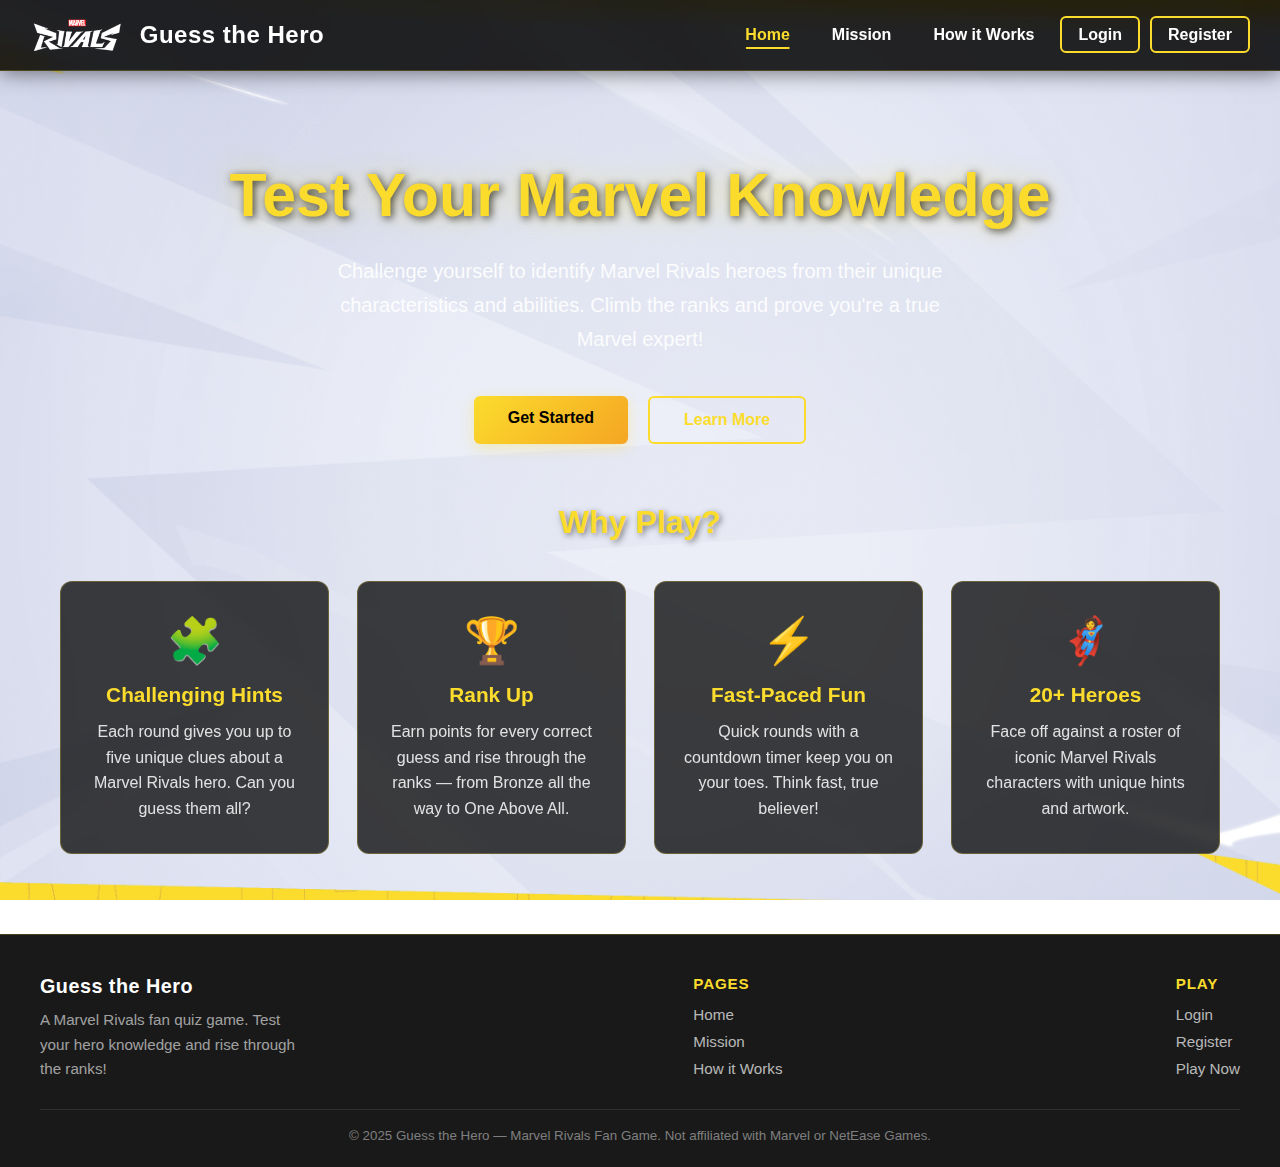
<file: index.html>
<!DOCTYPE html>
<html lang="en">

<head>
    <meta charset="UTF-8">
    <meta name="viewport" content="width=device-width, initial-scale=1.0">
    <title>Guess the Hero - Marvel Rivals</title>
    <meta name="description" content="Test your Marvel Rivals knowledge — guess heroes from hints and climb the ranks!">
    <link rel="icon" href="data:image/svg+xml,<svg xmlns='http://www.w3.org/2000/svg' viewBox='0 0 100 100'><text y='.9em' font-size='90'>🦸</text></svg>">
    <link rel="stylesheet" href="styles/main.css">
    <link rel="stylesheet" href="styles/auth.css">
</head>

<body>
    <nav>
        <a class="logo" href="index.html">
            <img src="assets/marvel-rivals-logo.png" alt="Game Logo">
            <span class="logo-text">Guess the Hero</span>
        </a>

        <button class="hamburger" id="hamburger" aria-label="Toggle navigation" aria-expanded="false">
            <span></span>
            <span></span>
            <span></span>
        </button>

        <div class="nav-links" id="navLinks">
            <ul>
                <li><a href="index.html">Home</a></li>
                <li><a href="mission.html">Mission</a></li>
                <li><a href="how-it-works.html">How it Works</a></li>
                <li><a href="login.html" class="login-btn">Login</a></li>
                <li><a href="register.html" class="register-btn">Register</a></li>
            </ul>
        </div>
    </nav>

    <main class="home-content">
        <div class="hero-section">
            <h1>Test Your Marvel Knowledge</h1>
            <p>Challenge yourself to identify Marvel Rivals heroes from their unique
                characteristics and abilities. Climb the ranks and prove you're a true Marvel expert!</p>
            <div class="cta-buttons">
                <a href="login.html" class="primary-btn">Get Started</a>
                <a href="how-it-works.html" class="secondary-btn">Learn More</a>
            </div>
        </div>

        <div class="features-section">
            <h2>Why Play?</h2>
            <div class="features-grid">
                <div class="feature-card">
                    <span class="feature-icon">🧩</span>
                    <h3>Challenging Hints</h3>
                    <p>Each round gives you up to five unique clues about a Marvel Rivals hero. Can you guess them all?</p>
                </div>
                <div class="feature-card">
                    <span class="feature-icon">🏆</span>
                    <h3>Rank Up</h3>
                    <p>Earn points for every correct guess and rise through the ranks — from Bronze all the way to One Above All.</p>
                </div>
                <div class="feature-card">
                    <span class="feature-icon">⚡</span>
                    <h3>Fast-Paced Fun</h3>
                    <p>Quick rounds with a countdown timer keep you on your toes. Think fast, true believer!</p>
                </div>
                <div class="feature-card">
                    <span class="feature-icon">🦸</span>
                    <h3>20+ Heroes</h3>
                    <p>Face off against a roster of iconic Marvel Rivals characters with unique hints and artwork.</p>
                </div>
            </div>
        </div>
    </main>

    <footer>
        <div class="footer-inner">
            <div class="footer-brand">
                <span class="logo-text">Guess the Hero</span>
                <p>A Marvel Rivals fan quiz game. Test your hero knowledge and rise through the ranks!</p>
            </div>
            <div class="footer-links">
                <h4>Pages</h4>
                <ul>
                    <li><a href="index.html">Home</a></li>
                    <li><a href="mission.html">Mission</a></li>
                    <li><a href="how-it-works.html">How it Works</a></li>
                </ul>
            </div>
            <div class="footer-play">
                <h4>Play</h4>
                <ul>
                    <li><a href="login.html">Login</a></li>
                    <li><a href="register.html">Register</a></li>
                    <li><a href="game.html">Play Now</a></li>
                </ul>
            </div>
        </div>
        <div class="footer-bottom">
            <p>&copy; 2025 Guess the Hero &mdash; Marvel Rivals Fan Game. Not affiliated with Marvel or NetEase Games.</p>
        </div>
    </footer>

    <script src="js/auth.js"></script>
</body>

</html>
</file>
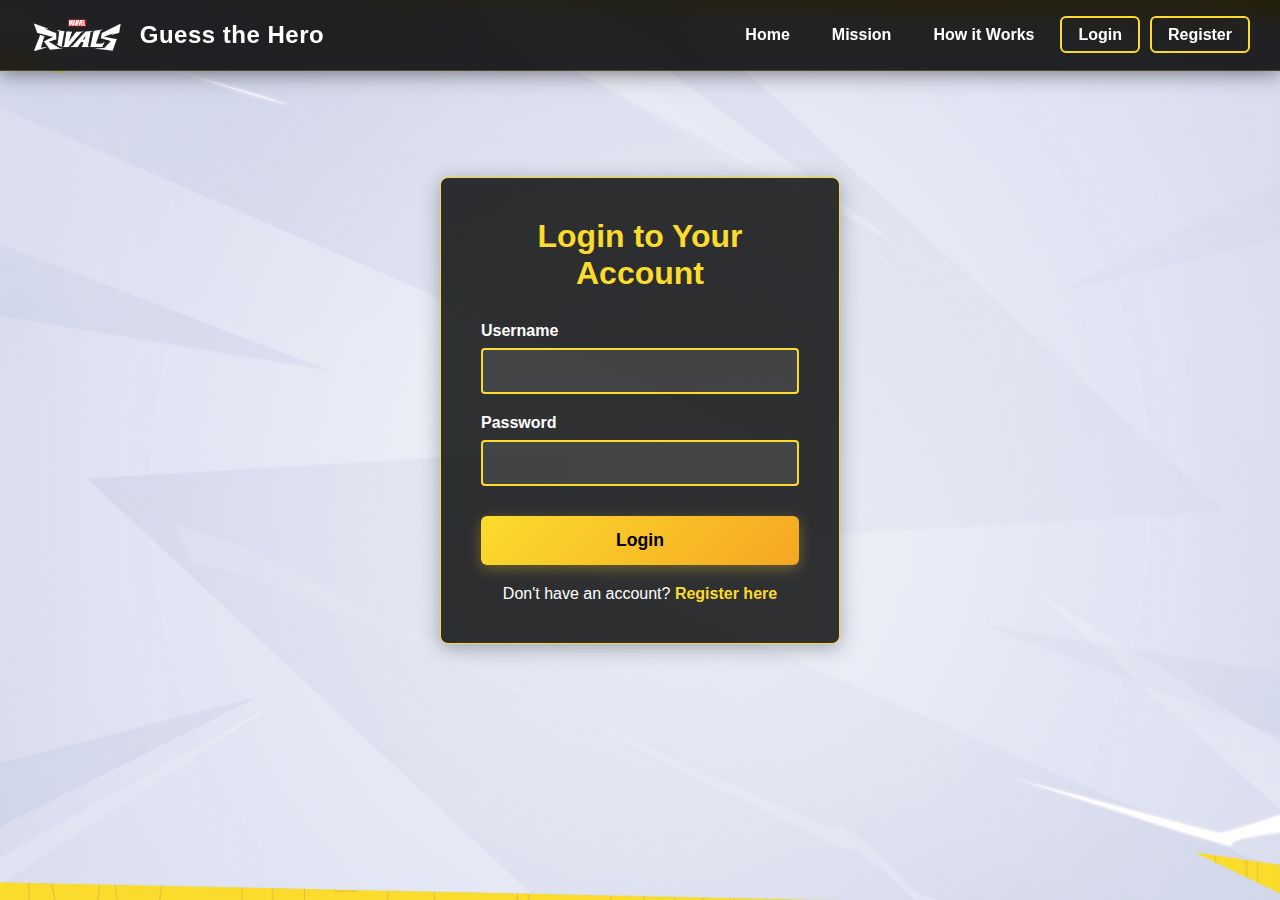
<file: game.html>
<!DOCTYPE html>
<html lang="en">

<head>
    <meta charset="UTF-8">
    <meta name="viewport" content="width=device-width, initial-scale=1.0">
    <title>Guess the Hero - Play</title>
    <link rel="icon" href="data:image/svg+xml,<svg xmlns='http://www.w3.org/2000/svg' viewBox='0 0 100 100'><text y='.9em' font-size='90'>🦸</text></svg>">
    <link rel="stylesheet" href="styles/main.css">
    <link rel="stylesheet" href="styles/game.css">

</head>

<body>
    <!-- Standard navigation bar (managed by main.css and auth.js) -->
    <nav>
        <a class="logo" href="index.html">
            <img src="assets/marvel-rivals-logo.png" alt="Game Logo">
            <span class="logo-text">Guess the Hero</span>
        </a>

        <button class="hamburger" id="hamburger" aria-label="Toggle navigation" aria-expanded="false">
            <span></span>
            <span></span>
            <span></span>
        </button>

        <div class="nav-links" id="navLinks">
            <ul>
                <li><a href="index.html">Home</a></li>
                <li><a href="mission.html">Mission</a></li>
                <li><a href="how-it-works.html">How it Works</a></li>
                <!-- Auth links will be added by auth.js -->
            </ul>
        </div>
    </nav>

    <div class="game-container">
        <div class="game-content" style="margin-top: 40px;">
            <h1>Guess the Hero</h1>

            <div class="game-header">
                <div class="score-display">Score: 0</div>
                <div class="countdown-display">Next round in: 8s</div>
                <div class="level-display">Level: 1</div>
            </div>

            <div class="hints-container">
                <!-- Hints will be dynamically added here by game.js -->
            </div>

            <div class="hero-buttons">
                <!-- Hero buttons will be dynamically added here by game.js -->
            </div>

            <div class="game-controls">
                <button id="nextHint" class="control-btn">Show Hint</button>
                <button id="skipHero" class="control-btn">Skip Hero</button>
            </div>
        </div>

        <div class="hero-image-container">
            <div id="heroImage" class="hero-image">
                <!-- Hero image will be displayed here -->
            </div>
        </div>
    </div>

    <!-- Message Popup -->
    <div id="messagePopup" class="message-popup">
        <div class="message-content">
            <h3 id="messageTitle"></h3>
            <p id="messageText"></p>
            <button id="messageClose" class="control-button">Continue</button>
        </div>
    </div>

    <script src="js/auth.js"></script>
    <script src="js/game.js"></script>
</body>

</html>
</file>
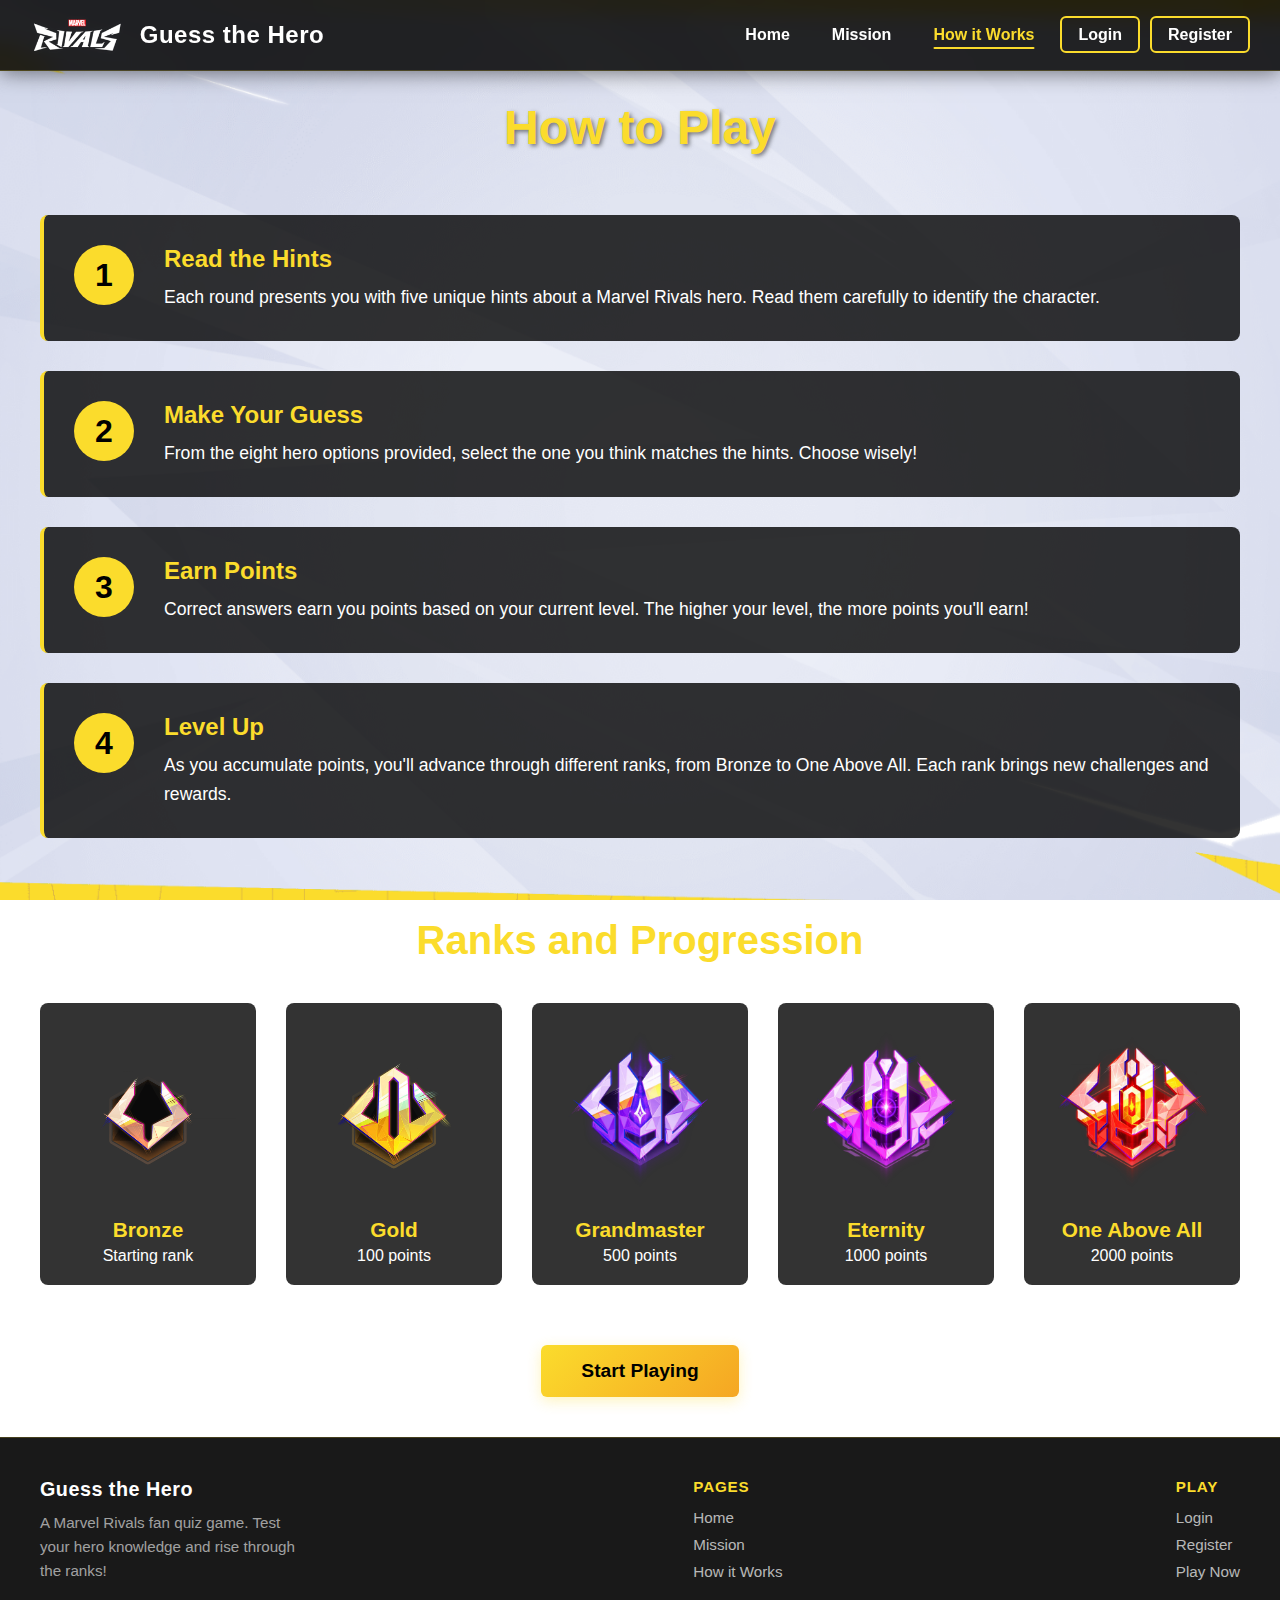
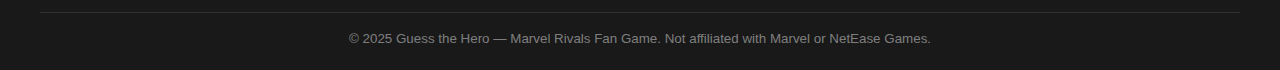
<file: how-it-works.html>
<!DOCTYPE html>
<html lang="en">

<head>
    <meta charset="UTF-8">
    <meta name="viewport" content="width=device-width, initial-scale=1.0">
    <title>How it Works - Guess the Hero</title>
    <link rel="icon" href="data:image/svg+xml,<svg xmlns='http://www.w3.org/2000/svg' viewBox='0 0 100 100'><text y='.9em' font-size='90'>🦸</text></svg>">
    <link rel="stylesheet" href="styles/main.css">
    <link rel="stylesheet" href="styles/how-it-works.css">
</head>

<body>
    <nav>
        <a class="logo" href="index.html">
            <img src="assets/marvel-rivals-logo.png" alt="Game Logo">
            <span class="logo-text">Guess the Hero</span>
        </a>

        <button class="hamburger" id="hamburger" aria-label="Toggle navigation" aria-expanded="false">
            <span></span>
            <span></span>
            <span></span>
        </button>

        <div class="nav-links" id="navLinks">
            <ul>
                <li><a href="index.html">Home</a></li>
                <li><a href="mission.html">Mission</a></li>
                <li><a href="how-it-works.html">How it Works</a></li>
            </ul>
        </div>
    </nav>

    <main class="how-it-works-container">
        <div class="content-wrapper">
            <h1>How to Play</h1>

            <div class="steps-container">
                <div class="step">
                    <div class="step-number">1</div>
                    <div class="step-content">
                        <h3>Read the Hints</h3>
                        <p>Each round presents you with five unique hints about a Marvel Rivals hero. Read them
                            carefully to identify the character.</p>
                    </div>
                </div>

                <div class="step">
                    <div class="step-number">2</div>
                    <div class="step-content">
                        <h3>Make Your Guess</h3>
                        <p>From the eight hero options provided, select the one you think matches the hints. Choose
                            wisely!</p>
                    </div>
                </div>

                <div class="step">
                    <div class="step-number">3</div>
                    <div class="step-content">
                        <h3>Earn Points</h3>
                        <p>Correct answers earn you points based on your current level. The higher your level, the more
                            points you'll earn!</p>
                    </div>
                </div>

                <div class="step">
                    <div class="step-number">4</div>
                    <div class="step-content">
                        <h3>Level Up</h3>
                        <p>As you accumulate points, you'll advance through different ranks, from Bronze to One Above
                            All. Each rank brings new challenges and rewards.</p>
                    </div>
                </div>
            </div>

            <div class="ranks-section">
                <h2>Ranks and Progression</h2>
                <div class="ranks-grid">
                    <div class="rank-card">
                        <img src="rank-images/1 Bronze Rank.png" alt="Bronze Rank">
                        <h4>Bronze</h4>
                        <p>Starting rank</p>
                    </div>
                    <div class="rank-card">
                        <img src="rank-images/3 Gold Rank.webp" alt="Gold Rank">
                        <h4>Gold</h4>
                        <p>100 points</p>
                    </div>
                    <div class="rank-card">
                        <img src="rank-images/6 Grandmaster Rank.webp" alt="Grandmaster Rank">
                        <h4>Grandmaster</h4>
                        <p>500 points</p>
                    </div>
                    <div class="rank-card">
                        <img src="rank-images/8 Eternity Rank.webp" alt="Eternity Rank">
                        <h4>Eternity</h4>
                        <p>1000 points</p>
                    </div>
                    <div class="rank-card">
                        <img src="rank-images/9 One Above All Rank.webp" alt="One Above All Rank">
                        <h4>One Above All</h4>
                        <p>2000 points</p>
                    </div>
                </div>
            </div>

            <div class="cta-section">
                <a href="game.html" class="primary-btn">Start Playing</a>
            </div>
        </div>
    </main>

    <footer>
        <div class="footer-inner">
            <div class="footer-brand">
                <span class="logo-text">Guess the Hero</span>
                <p>A Marvel Rivals fan quiz game. Test your hero knowledge and rise through the ranks!</p>
            </div>
            <div class="footer-links">
                <h4>Pages</h4>
                <ul>
                    <li><a href="index.html">Home</a></li>
                    <li><a href="mission.html">Mission</a></li>
                    <li><a href="how-it-works.html">How it Works</a></li>
                </ul>
            </div>
            <div class="footer-play">
                <h4>Play</h4>
                <ul>
                    <li><a href="login.html">Login</a></li>
                    <li><a href="register.html">Register</a></li>
                    <li><a href="game.html">Play Now</a></li>
                </ul>
            </div>
        </div>
        <div class="footer-bottom">
            <p>&copy; 2025 Guess the Hero &mdash; Marvel Rivals Fan Game. Not affiliated with Marvel or NetEase Games.</p>
        </div>
    </footer>

    <script src="js/auth.js"></script>
</body>

</html>
</file>
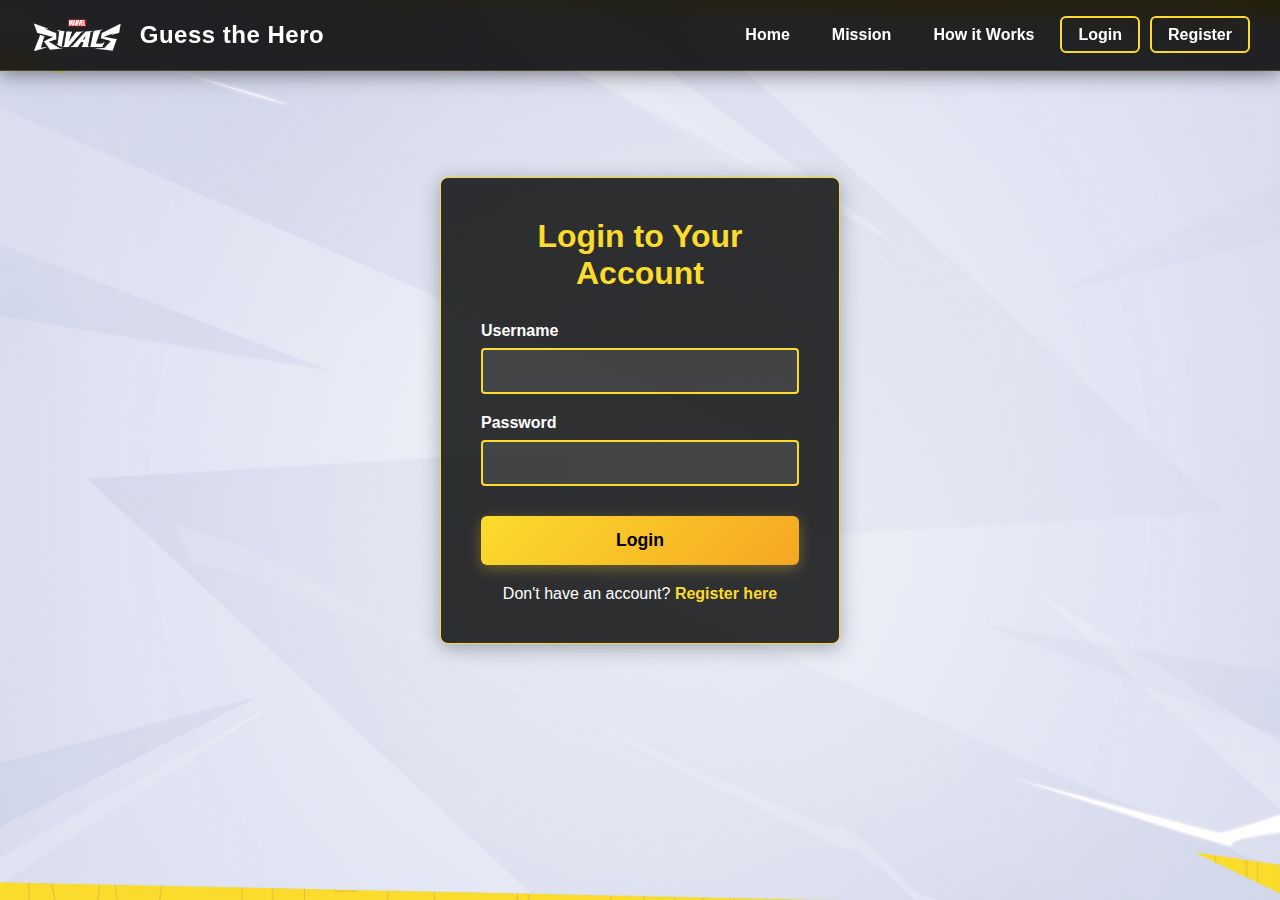
<file: login.html>
<!DOCTYPE html>
<html lang="en">

<head>
    <meta charset="UTF-8">
    <meta name="viewport" content="width=device-width, initial-scale=1.0">
    <title>Login - Guess the Hero</title>
    <link rel="icon" href="data:image/svg+xml,<svg xmlns='http://www.w3.org/2000/svg' viewBox='0 0 100 100'><text y='.9em' font-size='90'>🦸</text></svg>">
    <link rel="stylesheet" href="styles/main.css">
    <link rel="stylesheet" href="styles/auth.css">
</head>

<body>
    <nav>
        <a class="logo" href="index.html">
            <img src="assets/marvel-rivals-logo.png" alt="Game Logo">
            <span class="logo-text">Guess the Hero</span>
        </a>

        <button class="hamburger" id="hamburger" aria-label="Toggle navigation" aria-expanded="false">
            <span></span>
            <span></span>
            <span></span>
        </button>

        <div class="nav-links" id="navLinks">
            <ul>
                <li><a href="index.html">Home</a></li>
                <li><a href="mission.html">Mission</a></li>
                <li><a href="how-it-works.html">How it Works</a></li>
            </ul>
        </div>
    </nav>

    <main class="auth-container">
        <div class="auth-box">
            <h2>Login to Your Account</h2>
            <form id="loginForm" class="auth-form">
                <div class="form-group">
                    <label for="username">Username</label>
                    <input type="text" id="username" name="username" required>
                </div>
                <div class="form-group">
                    <label for="password">Password</label>
                    <input type="password" id="password" name="password" required>
                </div>
                <button type="submit" class="primary-btn">Login</button>
            </form>
            <p class="auth-switch">
                Don't have an account? <a href="register.html">Register here</a>
            </p>
        </div>
    </main>

    <script src="js/auth.js"></script>
</body>

</html>
</file>
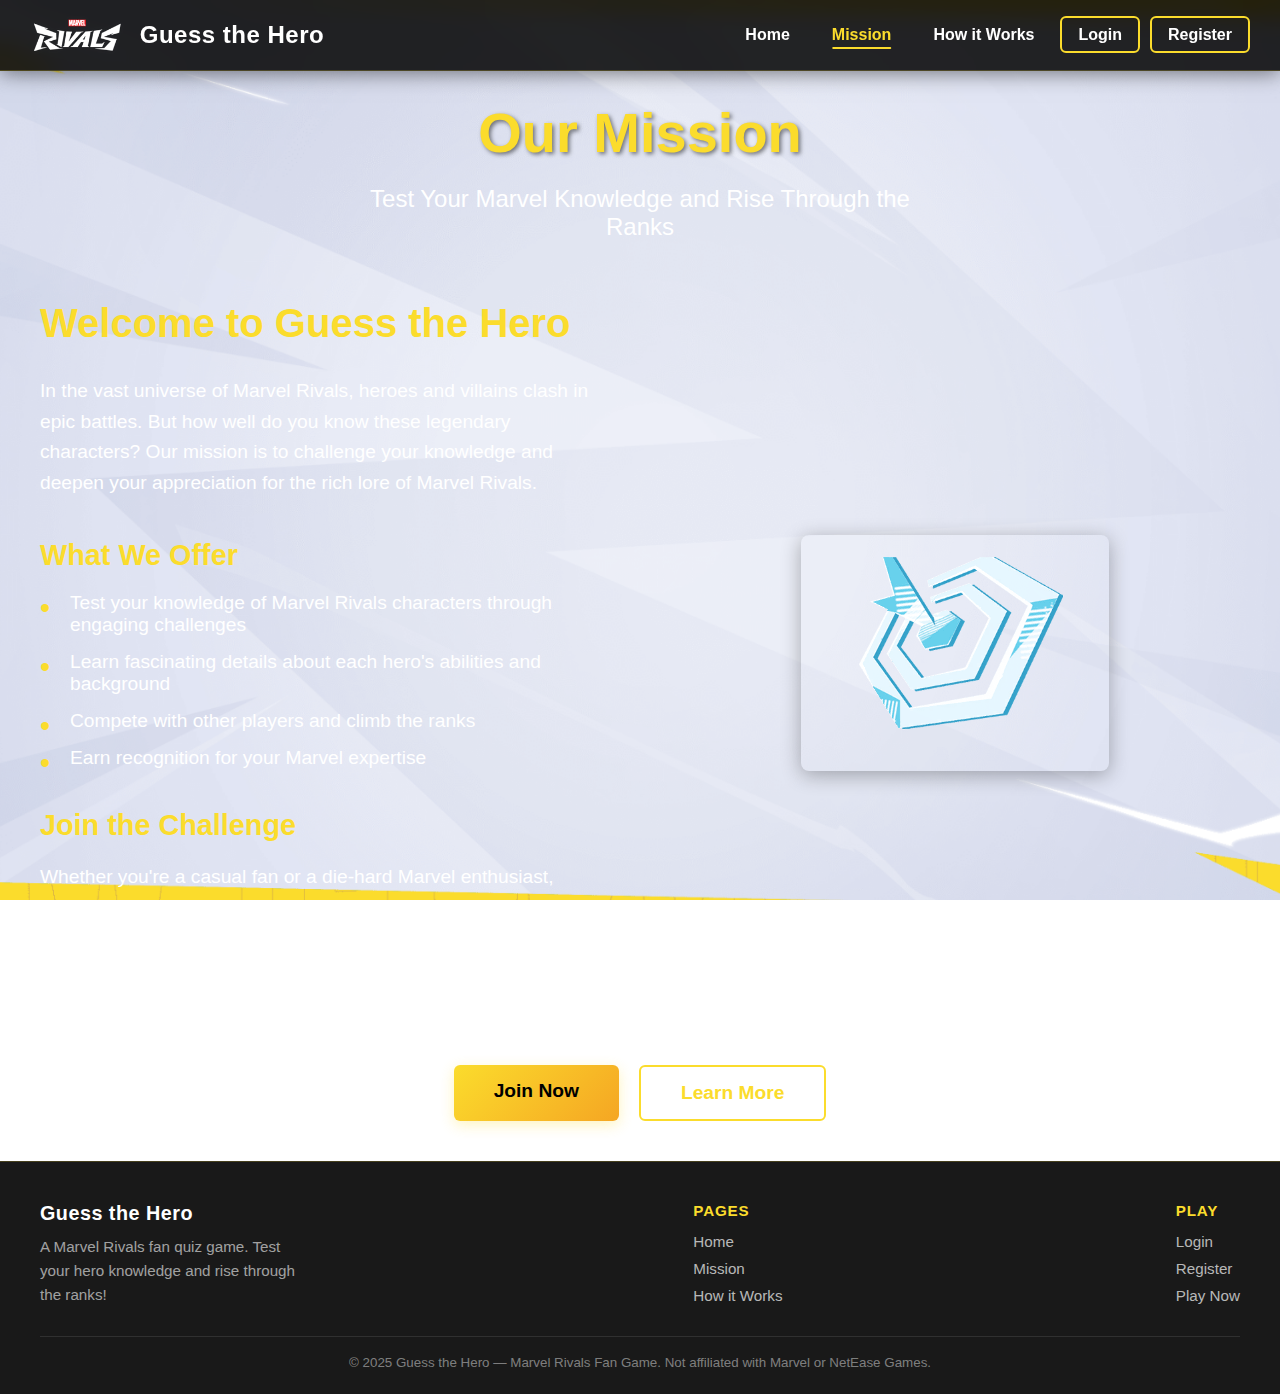
<file: mission.html>
<!DOCTYPE html>
<html lang="en">

<head>
    <meta charset="UTF-8">
    <meta name="viewport" content="width=device-width, initial-scale=1.0">
    <title>Mission - Guess the Hero</title>
    <link rel="icon" href="data:image/svg+xml,<svg xmlns='http://www.w3.org/2000/svg' viewBox='0 0 100 100'><text y='.9em' font-size='90'>🦸</text></svg>">
    <link rel="stylesheet" href="styles/main.css">
    <link rel="stylesheet" href="styles/mission.css">
</head>

<body>
    <nav>
        <a class="logo" href="index.html">
            <img src="assets/marvel-rivals-logo.png" alt="Game Logo">
            <span class="logo-text">Guess the Hero</span>
        </a>

        <button class="hamburger" id="hamburger" aria-label="Toggle navigation" aria-expanded="false">
            <span></span>
            <span></span>
            <span></span>
        </button>

        <div class="nav-links" id="navLinks">
            <ul>
                <li><a href="index.html">Home</a></li>
                <li><a href="mission.html">Mission</a></li>
                <li><a href="how-it-works.html">How it Works</a></li>
            </ul>
        </div>
    </nav>

    <main class="mission-container">
        <div class="content-wrapper">
            <div class="mission-header">
                <h1>Our Mission</h1>
                <p class="mission-subtitle">Test Your Marvel Knowledge and Rise Through the Ranks</p>
            </div>

            <div class="mission-content">
                <div class="mission-text">
                    <h2>Welcome to Guess the Hero</h2>
                    <p>In the vast universe of Marvel Rivals, heroes and villains clash in epic battles. But how well do
                        you know these legendary characters? Our mission is to challenge your knowledge and deepen your
                        appreciation for the rich lore of Marvel Rivals.</p>

                    <h3>What We Offer</h3>
                    <ul>
                        <li>Test your knowledge of Marvel Rivals characters through engaging challenges</li>
                        <li>Learn fascinating details about each hero's abilities and background</li>
                        <li>Compete with other players and climb the ranks</li>
                        <li>Earn recognition for your Marvel expertise</li>
                    </ul>

                    <h3>Join the Challenge</h3>
                    <p>Whether you're a casual fan or a die-hard Marvel enthusiast, Guess the Hero offers an exciting
                        way to test your knowledge and learn more about your favorite characters. Start your journey
                        today and see if you can reach the rank of One Above All!</p>
                </div>

                <div class="mission-image">
                    <img src="assets/mission-sideImage.png" alt="Marvel Rivals Mission">
                </div>
            </div>

            <div class="cta-section">
                <a href="register.html" class="primary-btn">Join Now</a>
                <a href="how-it-works.html" class="secondary-btn">Learn More</a>
            </div>
        </div>
    </main>

    <footer>
        <div class="footer-inner">
            <div class="footer-brand">
                <span class="logo-text">Guess the Hero</span>
                <p>A Marvel Rivals fan quiz game. Test your hero knowledge and rise through the ranks!</p>
            </div>
            <div class="footer-links">
                <h4>Pages</h4>
                <ul>
                    <li><a href="index.html">Home</a></li>
                    <li><a href="mission.html">Mission</a></li>
                    <li><a href="how-it-works.html">How it Works</a></li>
                </ul>
            </div>
            <div class="footer-play">
                <h4>Play</h4>
                <ul>
                    <li><a href="login.html">Login</a></li>
                    <li><a href="register.html">Register</a></li>
                    <li><a href="game.html">Play Now</a></li>
                </ul>
            </div>
        </div>
        <div class="footer-bottom">
            <p>&copy; 2025 Guess the Hero &mdash; Marvel Rivals Fan Game. Not affiliated with Marvel or NetEase Games.</p>
        </div>
    </footer>

    <script src="js/auth.js"></script>
</body>

</html>
</file>
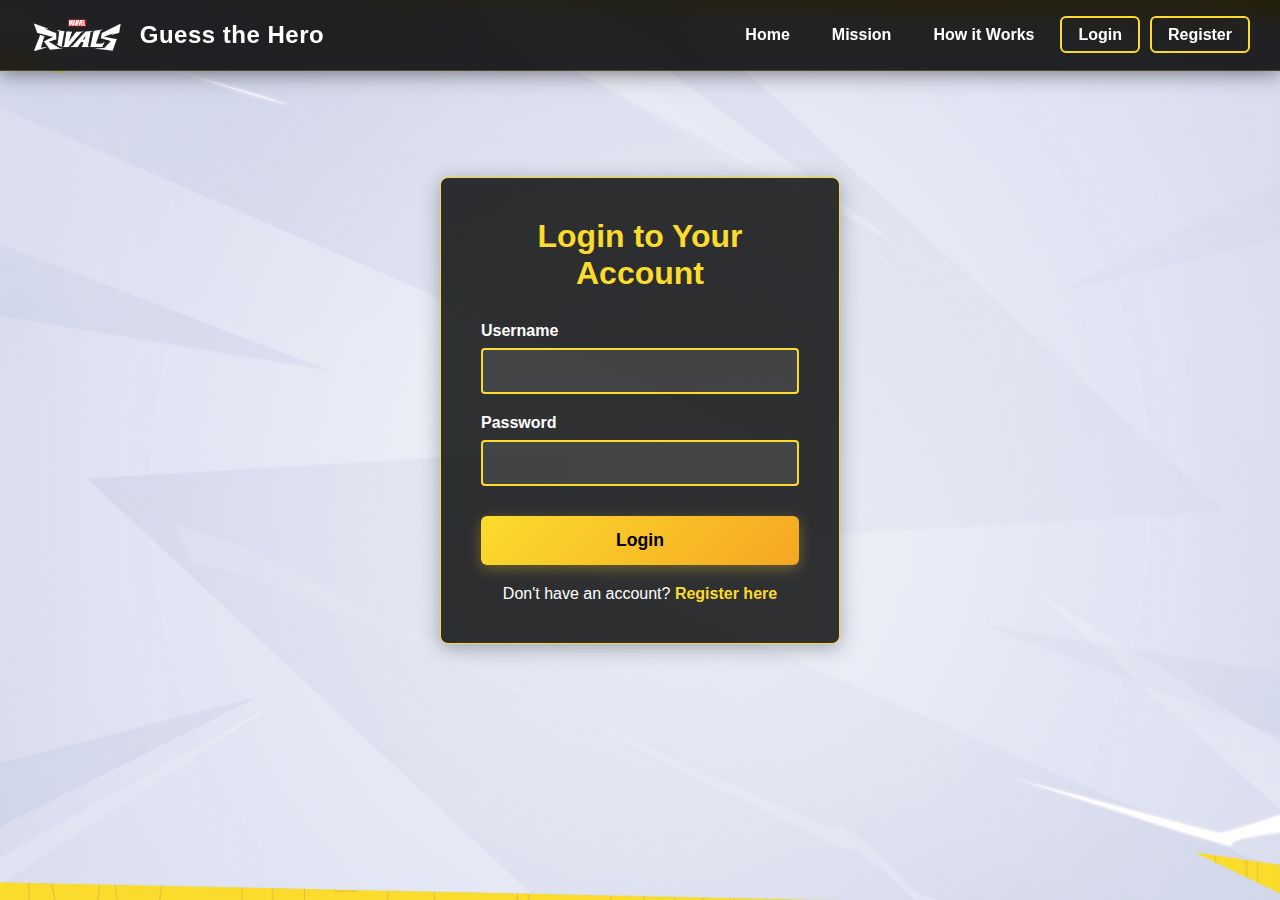
<file: my-account.html>
<!DOCTYPE html>
<html lang="en">

<head>
    <meta charset="UTF-8">
    <meta name="viewport" content="width=device-width, initial-scale=1.0">
    <title>My Account - Guess the Hero</title>
    <link rel="icon" href="data:image/svg+xml,<svg xmlns='http://www.w3.org/2000/svg' viewBox='0 0 100 100'><text y='.9em' font-size='90'>🦸</text></svg>">
    <link rel="stylesheet" href="styles/main.css">
    <link rel="stylesheet" href="styles/my-account.css">
</head>

<body>
    <nav>
        <a class="logo" href="index.html">
            <img src="assets/marvel-rivals-logo.png" alt="Game Logo">
            <span class="logo-text">Guess the Hero</span>
        </a>

        <button class="hamburger" id="hamburger" aria-label="Toggle navigation" aria-expanded="false">
            <span></span>
            <span></span>
            <span></span>
        </button>

        <div class="nav-links" id="navLinks">
            <ul>
                <li><a href="index.html">Home</a></li>
                <li><a href="mission.html">Mission</a></li>
                <li><a href="how-it-works.html">How it Works</a></li>
            </ul>
        </div>
    </nav>

    <main class="account-container">
        <div class="content-wrapper">
            <div class="account-header">
                <h1>My Account</h1>
                <div class="user-info">
                    <span class="username">Loading...</span>
                    <button class="logout-btn" onclick="logout()">Logout</button>
                </div>
            </div>

            <div class="account-content">
                <div class="stats-section">
                    <div class="stat-card">
                        <h3>Current Rank</h3>
                        <div class="rank-display">
                            <img src="" alt="Current Rank" id="rankImage">
                            <span id="rankName">Loading...</span>
                        </div>
                    </div>

                    <div class="stat-card">
                        <h3>Total Score</h3>
                        <div class="score-display">
                            <span id="totalScore">0</span>
                            <p>points</p>
                        </div>
                    </div>

                    <div class="stat-card">
                        <h3>Level</h3>
                        <div class="level-display">
                            <span id="currentLevel">1</span>
                        </div>
                    </div>
                </div>

                <div class="progress-section">
                    <h2>Progress to Next Rank</h2>
                    <div class="progress-bar">
                        <div class="progress-fill" id="rankProgress"></div>
                    </div>
                    <p class="progress-text">Points needed for next rank: <span id="pointsNeeded">100</span></p>
                </div>

                <div class="achievements-section">
                    <h2>Achievements</h2>
                    <div class="achievements-grid" id="achievementsGrid">
                        <!-- Achievements will be dynamically added here -->
                    </div>
                </div>
            </div>
        </div>
    </main>

    <footer>
        <div class="footer-inner">
            <div class="footer-brand">
                <span class="logo-text">Guess the Hero</span>
                <p>A Marvel Rivals fan quiz game. Test your hero knowledge and rise through the ranks!</p>
            </div>
            <div class="footer-links">
                <h4>Pages</h4>
                <ul>
                    <li><a href="index.html">Home</a></li>
                    <li><a href="mission.html">Mission</a></li>
                    <li><a href="how-it-works.html">How it Works</a></li>
                </ul>
            </div>
            <div class="footer-play">
                <h4>Play</h4>
                <ul>
                    <li><a href="game.html">Play Now</a></li>
                    <li><a href="my-account.html">My Account</a></li>
                </ul>
            </div>
        </div>
        <div class="footer-bottom">
            <p>&copy; 2025 Guess the Hero &mdash; Marvel Rivals Fan Game. Not affiliated with Marvel or NetEase Games.</p>
        </div>
    </footer>

    <script src="js/auth.js"></script>
    <script src="js/my-account.js"></script>
</body>

</html>
</file>
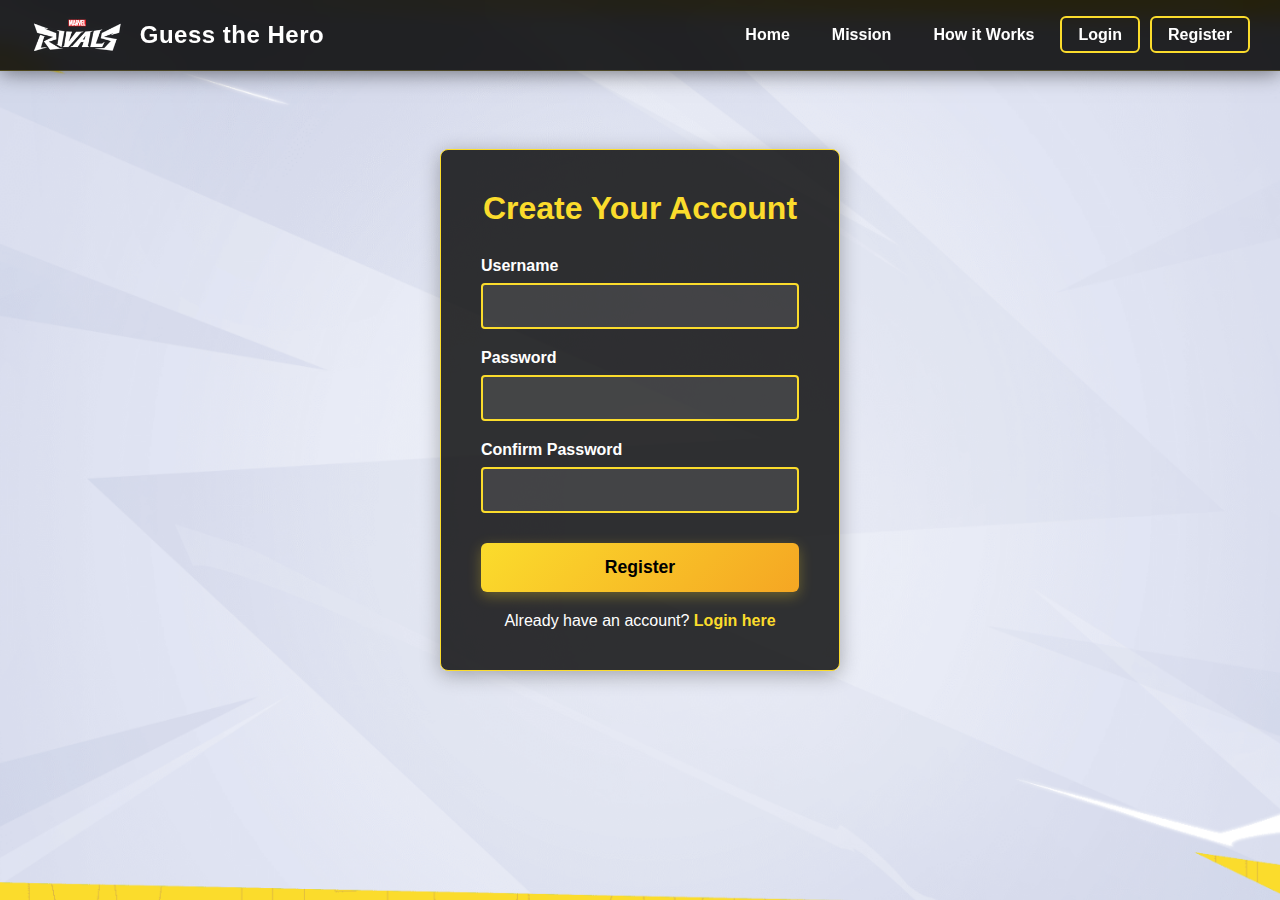
<file: register.html>
<!DOCTYPE html>
<html lang="en">

<head>
    <meta charset="UTF-8">
    <meta name="viewport" content="width=device-width, initial-scale=1.0">
    <title>Register - Guess the Hero</title>
    <link rel="icon" href="data:image/svg+xml,<svg xmlns='http://www.w3.org/2000/svg' viewBox='0 0 100 100'><text y='.9em' font-size='90'>🦸</text></svg>">
    <link rel="stylesheet" href="styles/main.css">
    <link rel="stylesheet" href="styles/auth.css">
</head>

<body>
    <nav>
        <a class="logo" href="index.html">
            <img src="assets/marvel-rivals-logo.png" alt="Game Logo">
            <span class="logo-text">Guess the Hero</span>
        </a>

        <button class="hamburger" id="hamburger" aria-label="Toggle navigation" aria-expanded="false">
            <span></span>
            <span></span>
            <span></span>
        </button>

        <div class="nav-links" id="navLinks">
            <ul>
                <li><a href="index.html">Home</a></li>
                <li><a href="mission.html">Mission</a></li>
                <li><a href="how-it-works.html">How it Works</a></li>
            </ul>
        </div>
    </nav>

    <main class="auth-container">
        <div class="auth-box">
            <h2>Create Your Account</h2>
            <form id="registerForm" class="auth-form">
                <div class="form-group">
                    <label for="username">Username</label>
                    <input type="text" id="username" name="username" required>
                </div>
                <div class="form-group">
                    <label for="password">Password</label>
                    <input type="password" id="password" name="password" required>
                </div>
                <div class="form-group">
                    <label for="confirmPassword">Confirm Password</label>
                    <input type="password" id="confirmPassword" name="confirmPassword" required>
                </div>
                <button type="submit" class="primary-btn">Register</button>
            </form>
            <p class="auth-switch">
                Already have an account? <a href="login.html">Login here</a>
            </p>
        </div>
    </main>

    <script src="js/auth.js"></script>
</body>

</html>
</file>
<file: styles/main.css>
:root {
    --primary-color: #fbdc2c;
    --secondary-color: #1a1a1a;
    --text-color: #ffffff;
    --background-color: #000000;
    --hover-color: #2a2a2a;
    --card-bg: rgba(0, 0, 0, 0.75);
    --nav-bg: rgba(0, 0, 0, 0.85);
    --glow-color: rgba(251, 220, 44, 0.35);
}

* {
    margin: 0;
    padding: 0;
    box-sizing: border-box;
}

html {
    scroll-behavior: smooth;
}

body {
    font-family: 'Arial', sans-serif;
    background-image: url('../assets/background.png');
    background-size: cover;
    background-position: center;
    background-attachment: fixed;
    min-height: 100vh;
    color: var(--text-color);
}

/* ── Navigation ─────────────────────────────────────────────────── */
nav {
    background-color: var(--nav-bg);
    backdrop-filter: blur(12px);
    -webkit-backdrop-filter: blur(12px);
    padding: 15px 30px;
    display: flex;
    align-items: center;
    justify-content: space-between;
    position: fixed;
    width: 100%;
    top: 0;
    z-index: 1000;
    border-bottom: 1px solid rgba(251, 220, 44, 0.2);
    box-shadow: 0 2px 20px rgba(0, 0, 0, 0.5);
    transition: background-color 0.3s ease;
}

.logo {
    display: flex;
    align-items: center;
    gap: 15px;
    text-decoration: none;
}

.logo img {
    height: 40px;
    transition: transform 0.3s ease;
}

.logo:hover img {
    transform: scale(1.08) rotate(-3deg);
}

.logo-text {
    font-weight: bold;
    font-size: 1.5em;
    color: var(--text-color);
    letter-spacing: 0.5px;
}

.nav-links ul {
    list-style: none;
    display: flex;
    gap: 10px;
    align-items: center;
}

.nav-links a {
    color: var(--text-color);
    text-decoration: none;
    font-weight: bold;
    padding: 8px 16px;
    border-radius: 6px;
    transition: all 0.3s ease;
    position: relative;
}

.nav-links a::after {
    content: '';
    position: absolute;
    bottom: 2px;
    left: 50%;
    transform: translateX(-50%);
    width: 0;
    height: 2px;
    background-color: var(--primary-color);
    transition: width 0.3s ease;
    border-radius: 2px;
}

.nav-links a:hover::after,
.nav-links a.active-link::after {
    width: calc(100% - 32px);
}

.nav-links a:hover {
    color: var(--primary-color);
}

.nav-links a.active-link {
    color: var(--primary-color);
}

.login-btn,
.register-btn {
    border: 2px solid var(--primary-color);
    border-radius: 6px;
}

.login-btn:hover,
.register-btn:hover {
    background-color: var(--primary-color);
    color: var(--background-color) !important;
    box-shadow: 0 0 14px var(--glow-color);
}

.login-btn:hover::after,
.register-btn:hover::after {
    width: 0;
}

/* Hamburger menu button (hidden on desktop) */
.hamburger {
    display: none;
    flex-direction: column;
    gap: 5px;
    cursor: pointer;
    padding: 6px;
    border: none;
    background: transparent;
}

.hamburger span {
    display: block;
    width: 26px;
    height: 3px;
    background-color: var(--primary-color);
    border-radius: 3px;
    transition: all 0.35s ease;
    transform-origin: center;
}

.hamburger.open span:nth-child(1) {
    transform: translateY(8px) rotate(45deg);
}

.hamburger.open span:nth-child(2) {
    opacity: 0;
    transform: scaleX(0);
}

.hamburger.open span:nth-child(3) {
    transform: translateY(-8px) rotate(-45deg);
}

/* ── Main layout ─────────────────────────────────────────────────── */
main {
    padding-top: 80px;
    min-height: calc(100vh - 80px);
}

/* ── Hero section (homepage) ─────────────────────────────────────── */
.home-content {
    display: flex;
    flex-direction: column;
    align-items: center;
}

.hero-section {
    max-width: 1200px;
    width: 100%;
    margin: 0 auto;
    padding: 80px 20px 60px;
    text-align: center;
}

.hero-section h1 {
    font-size: 3.8em;
    margin-bottom: 24px;
    color: var(--primary-color);
    text-shadow: 0 0 30px rgba(251, 220, 44, 0.4), 2px 2px 8px rgba(0, 0, 0, 0.8);
    animation: heroFadeIn 0.9s ease both;
}

.hero-section p {
    font-size: 1.25em;
    margin-bottom: 40px;
    max-width: 620px;
    margin-left: auto;
    margin-right: auto;
    color: var(--text-color);
    line-height: 1.7;
    opacity: 0.9;
    animation: heroFadeIn 0.9s 0.2s ease both;
}

@keyframes heroFadeIn {
    from { opacity: 0; transform: translateY(20px); }
    to   { opacity: 1; transform: translateY(0); }
}

.cta-buttons {
    display: flex;
    gap: 20px;
    justify-content: center;
    flex-wrap: wrap;
    animation: heroFadeIn 0.9s 0.4s ease both;
}

/* ── Feature cards (homepage) ───────────────────────────────────── */
.features-section {
    width: 100%;
    max-width: 1200px;
    margin: 0 auto;
    padding: 0 20px 80px;
    animation: heroFadeIn 0.9s 0.5s ease both;
}

.features-section h2 {
    text-align: center;
    color: var(--primary-color);
    font-size: 2em;
    margin-bottom: 40px;
    text-shadow: 2px 2px 6px rgba(0, 0, 0, 0.5);
}

.features-grid {
    display: grid;
    grid-template-columns: repeat(auto-fit, minmax(260px, 1fr));
    gap: 28px;
}

.feature-card {
    background: var(--card-bg);
    border: 1px solid rgba(251, 220, 44, 0.25);
    border-radius: 12px;
    padding: 32px 28px;
    text-align: center;
    transition: transform 0.3s ease, box-shadow 0.3s ease, border-color 0.3s ease;
    backdrop-filter: blur(6px);
}

.feature-card:hover {
    transform: translateY(-6px);
    box-shadow: 0 8px 28px var(--glow-color);
    border-color: var(--primary-color);
}

.feature-card .feature-icon {
    font-size: 2.8em;
    margin-bottom: 16px;
    display: block;
}

.feature-card h3 {
    color: var(--primary-color);
    font-size: 1.3em;
    margin-bottom: 12px;
}

.feature-card p {
    color: rgba(255, 255, 255, 0.85);
    font-size: 1em;
    line-height: 1.6;
}

/* ── Buttons ─────────────────────────────────────────────────────── */
.primary-btn,
.secondary-btn {
    padding: 13px 34px;
    border-radius: 6px;
    text-decoration: none;
    font-weight: bold;
    font-size: 1em;
    transition: all 0.3s ease;
    cursor: pointer;
    display: inline-block;
}

.primary-btn {
    background: linear-gradient(135deg, #fbdc2c 0%, #f5a623 100%);
    color: var(--background-color);
    border: none;
    box-shadow: 0 4px 14px rgba(251, 220, 44, 0.3);
}

.secondary-btn {
    border: 2px solid var(--primary-color);
    color: var(--primary-color);
    background: transparent;
}

.primary-btn:hover {
    transform: translateY(-3px);
    box-shadow: 0 6px 20px rgba(251, 220, 44, 0.45);
    filter: brightness(1.08);
}

.secondary-btn:hover {
    background: linear-gradient(135deg, #fbdc2c 0%, #f5a623 100%);
    color: var(--background-color);
    transform: translateY(-3px);
    box-shadow: 0 6px 20px rgba(251, 220, 44, 0.35);
}

/* ── Footer ──────────────────────────────────────────────────────── */
footer {
    background-color: rgba(0, 0, 0, 0.9);
    border-top: 1px solid rgba(251, 220, 44, 0.2);
    padding: 40px 30px 24px;
    color: rgba(255, 255, 255, 0.7);
    font-size: 0.95em;
}

.footer-inner {
    max-width: 1200px;
    margin: 0 auto;
    display: flex;
    flex-wrap: wrap;
    justify-content: space-between;
    gap: 32px;
}

.footer-brand .logo-text {
    font-size: 1.3em;
}

.footer-brand p {
    margin-top: 10px;
    max-width: 260px;
    line-height: 1.6;
    color: rgba(255, 255, 255, 0.6);
}

.footer-links h4,
.footer-play h4 {
    color: var(--primary-color);
    margin-bottom: 14px;
    font-size: 1em;
    text-transform: uppercase;
    letter-spacing: 0.8px;
}

.footer-links ul,
.footer-play ul {
    list-style: none;
    display: flex;
    flex-direction: column;
    gap: 10px;
}

.footer-links a,
.footer-play a {
    color: rgba(255, 255, 255, 0.7);
    text-decoration: none;
    transition: color 0.3s ease;
}

.footer-links a:hover,
.footer-play a:hover {
    color: var(--primary-color);
}

.footer-bottom {
    max-width: 1200px;
    margin: 28px auto 0;
    padding-top: 18px;
    border-top: 1px solid rgba(255, 255, 255, 0.1);
    text-align: center;
    color: rgba(255, 255, 255, 0.45);
    font-size: 0.88em;
}

/* ── Responsive ──────────────────────────────────────────────────── */
@media (max-width: 768px) {
    nav {
        flex-wrap: wrap;
        padding: 12px 20px;
        gap: 0;
    }

    .hamburger {
        display: flex;
    }

    .nav-links {
        width: 100%;
        max-height: 0;
        overflow: hidden;
        transition: max-height 0.4s ease;
    }

    .nav-links.open {
        max-height: 400px;
    }

    .nav-links ul {
        flex-direction: column;
        gap: 8px;
        padding: 16px 0 8px;
        align-items: flex-start;
    }

    .nav-links a {
        display: block;
        width: 100%;
        padding: 10px 8px;
    }

    .hero-section h1 {
        font-size: 2.4em;
    }

    .hero-section p {
        font-size: 1.1em;
    }

    .cta-buttons {
        flex-direction: column;
        align-items: center;
    }

    .features-grid {
        grid-template-columns: 1fr;
    }

    .footer-inner {
        flex-direction: column;
        gap: 24px;
    }
}
</file>
<file: styles/auth.css>
.auth-container {
    display: flex;
    justify-content: center;
    align-items: center;
    min-height: calc(100vh - 80px);
    padding: 20px;
}

.auth-box {
    background-color: rgba(0, 0, 0, 0.8);
    padding: 40px;
    border-radius: 8px;
    width: 100%;
    max-width: 400px;
    box-shadow: 0 4px 20px rgba(0, 0, 0, 0.3);
    border: 1px solid var(--primary-color);
}

.auth-box h2 {
    color: var(--primary-color);
    text-align: center;
    margin-bottom: 30px;
    font-size: 2em;
}

.auth-form {
    display: flex;
    flex-direction: column;
    gap: 20px;
}

.form-group {
    display: flex;
    flex-direction: column;
    gap: 8px;
}

.form-group label {
    color: var(--text-color);
    font-weight: bold;
}

.form-group input {
    padding: 12px;
    border: 2px solid var(--primary-color);
    border-radius: 4px;
    background-color: rgba(255, 255, 255, 0.1);
    color: var(--text-color);
    font-size: 1em;
    transition: all 0.3s ease;
}

.form-group input:focus {
    outline: none;
    background-color: rgba(255, 255, 255, 0.15);
    box-shadow: 0 0 10px rgba(251, 220, 44, 0.3);
}

.auth-form button {
    margin-top: 10px;
    width: 100%;
    padding: 14px;
    font-size: 1.1em;
}

.auth-switch {
    text-align: center;
    margin-top: 20px;
    color: var(--text-color);
}

.auth-switch a {
    color: var(--primary-color);
    text-decoration: none;
    font-weight: bold;
    transition: all 0.3s ease;
}

.auth-switch a:hover {
    text-decoration: underline;
}

@media (max-width: 480px) {
    .auth-box {
        padding: 30px 20px;
    }
}
</file>
<file: styles/game.css>
body {
    /* Keep body style from the provided design */
    font-family: Arial, sans-serif;
    margin: 0;
    padding: 0;
    background-image: url('../assets/background.png');
    /* Corrected path */
    background-size: cover;
    background-position: center;
    background-attachment: fixed;
    min-height: 100vh;
    color: white;
}

/* Styles for the game content from the provided design */
.game-container {
    width: 90%;
    max-width: 1400px;
    padding: 40px;
    min-height: calc(100vh - 60px);
    backdrop-filter: blur(5px);
    margin: 0 auto;
    display: flex;
    gap: 40px;
    align-items: flex-start;
}

.game-content {
    flex: 1;
    max-width: 50%;
    display: flex;
    flex-direction: column;
    gap: 30px;
}

.hero-image-container {
    flex: 1;
    max-width: 50%;
    position: sticky;
    top: 40px;
    height: calc(100vh - 100px);
    display: flex;
    align-items: center;
    justify-content: center;
}

.hero-image {
    width: 100%;
    height: 100%;
    background-size: contain;
    background-position: center;
    background-repeat: no-repeat;
    opacity: 0;
    transition: opacity 0.5s ease-in-out;
}

.hero-image.active {
    opacity: 1;
}

.game-header {
    display: flex;
    justify-content: space-between;
    align-items: center;
    margin-bottom: 20px;
    padding: 10px;
    background: rgba(0, 0, 0, 0.5);
    border-radius: 10px;
}

.score-display,
.level-display,
.countdown-display {
    color: #fbdc2c;
    font-size: 1.2em;
    text-shadow: -1px -1px 0 black, 1px -1px 0 black, -1px 1px 0 black, 1px 1px 0 black;
    padding: 5px 15px;
    background: rgba(0, 0, 0, 0.3);
    border-radius: 5px;
    min-width: 120px;
    text-align: center;
}

.countdown-display {
    color: #00ff00;
    font-weight: bold;
    animation: pulse 1s infinite;
}

@keyframes pulse {
    0% {
        opacity: 1;
    }

    50% {
        opacity: 0.7;
    }

    100% {
        opacity: 1;
    }
}

h1 {
    color: #fbdc2c;
    margin: 0;
    font-size: 2.5em;
    text-shadow: -1px -1px 0 black, 1px -1px 0 black, -1px 1px 0 black, 1px 1px 0 black;
    text-align: center;
}

.hints-container {
    margin-bottom: 20px;
    /* Adjusted margin */
}

.hint {
    margin-bottom: 10px;
    /* Adjusted margin */
    padding: 15px;
    border-left: 4px solid #fbdc2c;
    background-color: rgba(0, 0, 0, 0.6);
    /* Increased opacity for better readability */
    border-radius: 4px;
    transition: all 0.3s;
}

.hint:hover {
    background-color: rgba(0, 0, 0, 0.8);
    /* Increased opacity on hover */
}

.hero-buttons {
    display: grid;
    grid-template-columns: repeat(auto-fit, minmax(150px, 1fr));
    gap: 10px;
    margin-top: 5px;
}

.hero-button {
    background: url('../assets/button.png') center/contain no-repeat;
    /* Corrected image path */
    border: none;
    border-radius: 8px;
    padding: 0;
    width: 100%;
    aspect-ratio: 1.5 / 1;
    /* Adjusted aspect ratio for a more button-like shape */
    cursor: pointer;
    font-weight: bold;
    color: black;
    transition: all 0.3s;
    text-align: center;
    display: flex;
    align-items: center;
    justify-content: center;
    font-size: 1.2em;
    position: relative;
    overflow: hidden;
}

.hero-button::before {
    content: '';
    position: absolute;
    top: 0;
    left: 0;
    right: 0;
    bottom: 0;
    transition: all 0.3s;
    z-index: 0;
}

.hero-button:hover {
    transform: scale(1.05);
}

.hero-button span {
    position: relative;
    z-index: 1;
}

.game-controls {
    display: flex;
    justify-content: center;
    /* Center control buttons */
    gap: 20px;
    /* Space between control buttons */
    margin-top: 5px;
    /* Add space above control buttons */
}

.control-btn {
    padding: 10px 20px;
    background-color: #fbdc2c;
    /* Yellow background */
    color: black;
    border: none;
    border-radius: 4px;
    font-size: 1em;
    font-weight: bold;
    cursor: pointer;
    transition: background-color 0.3s ease;
}

.control-btn:hover {
    background-color: #e0c724;
    /* Darker yellow on hover */
}

/* Media query for smaller screens */
@media (max-width: 1024px) {
    .game-container {
        flex-direction: column;
        padding: 20px;
    }

    .game-content,
    .hero-image-container {
        max-width: 100%;
    }

    .hero-image-container {
        height: 400px;
        position: relative;
        top: 0;
    }
}

/* Message Popup Styles */
.message-popup {
    display: none;
    position: fixed;
    top: 0;
    left: 0;
    width: 100%;
    height: 100%;
    background-color: rgba(0, 0, 0, 0.7);
    z-index: 1000;
    justify-content: center;
    align-items: center;
}

.message-popup.active {
    display: flex;
}

.message-content {
    background: linear-gradient(135deg, #1a1a1a 0%, #2a2a2a 100%);
    padding: 2rem;
    border-radius: 10px;
    text-align: center;
    max-width: 90%;
    width: 400px;
    box-shadow: 0 0 20px rgba(0, 0, 0, 0.5);
    border: 2px solid #ffd700;
    animation: popupFadeIn 0.3s ease-out;
}

.message-content h3 {
    color: #ffd700;
    font-size: 1.5rem;
    margin-bottom: 1rem;
    text-shadow: 0 0 10px rgba(255, 215, 0, 0.5);
}

.message-content p {
    color: #ffffff;
    font-size: 1.1rem;
    margin-bottom: 1.5rem;
    line-height: 1.4;
}

.message-content .control-button {
    background: linear-gradient(135deg, #ffd700 0%, #ffa500 100%);
    color: #000;
    border: none;
    padding: 0.8rem 2rem;
    font-size: 1.1rem;
    border-radius: 5px;
    cursor: pointer;
    transition: all 0.3s ease;
}

.message-content .control-button:hover {
    transform: translateY(-2px);
    box-shadow: 0 5px 15px rgba(255, 215, 0, 0.3);
}

@keyframes popupFadeIn {
    from {
        opacity: 0;
        transform: scale(0.9);
    }

    to {
        opacity: 1;
        transform: scale(1);
    }
}

/* Success message specific styles */
.message-popup.success .message-content {
    border-color: #00ff00;
}

.message-popup.success h3 {
    color: #00ff00;
    text-shadow: 0 0 10px rgba(0, 255, 0, 0.5);
}

/* Error message specific styles */
.message-popup.error .message-content {
    border-color: #ff0000;
}

.message-popup.error h3 {
    color: #ff0000;
    text-shadow: 0 0 10px rgba(255, 0, 0, 0.5);
}

/* Skip message specific styles */
.message-popup.skip .message-content {
    border-color: #ffa500;
}

.message-popup.skip h3 {
    color: #ffa500;
    text-shadow: 0 0 10px rgba(255, 165, 0, 0.5);
}
</file>
<file: styles/how-it-works.css>
.how-it-works-container {
    padding: 100px 20px 40px;
    min-height: 100vh;
}

.content-wrapper {
    max-width: 1200px;
    margin: 0 auto;
}

h1 {
    color: var(--primary-color);
    text-align: center;
    font-size: 3em;
    margin-bottom: 60px;
    text-shadow: 2px 2px 4px rgba(0, 0, 0, 0.5);
}

.steps-container {
    display: flex;
    flex-direction: column;
    gap: 30px;
    margin-bottom: 80px;
}

.step {
    display: flex;
    gap: 30px;
    background-color: rgba(0, 0, 0, 0.8);
    padding: 30px;
    border-radius: 8px;
    border-left: 4px solid var(--primary-color);
    transition: all 0.3s ease;
}

.step:hover {
    transform: translateX(10px);
    background-color: rgba(0, 0, 0, 0.9);
}

.step-number {
    width: 60px;
    height: 60px;
    background-color: var(--primary-color);
    color: var(--background-color);
    border-radius: 50%;
    display: flex;
    align-items: center;
    justify-content: center;
    font-size: 2em;
    font-weight: bold;
    flex-shrink: 0;
}

.step-content h3 {
    color: var(--primary-color);
    font-size: 1.5em;
    margin-bottom: 10px;
}

.step-content p {
    color: var(--text-color);
    font-size: 1.1em;
    line-height: 1.6;
}

.ranks-section {
    margin-bottom: 60px;
}

.ranks-section h2 {
    color: var(--primary-color);
    text-align: center;
    font-size: 2.5em;
    margin-bottom: 40px;
}

.ranks-grid {
    display: grid;
    grid-template-columns: repeat(auto-fit, minmax(200px, 1fr));
    gap: 30px;
}

.rank-card {
    background-color: rgba(0, 0, 0, 0.8);
    padding: 20px;
    border-radius: 8px;
    text-align: center;
    transition: all 0.3s ease;
}

.rank-card:hover {
    transform: translateY(-5px);
    box-shadow: 0 5px 15px rgba(251, 220, 44, 0.2);
}

.rank-card img {
    width: 100%;
    height: auto;
    margin-bottom: 15px;
}

.rank-card h4 {
    color: var(--primary-color);
    font-size: 1.3em;
    margin-bottom: 5px;
}

.rank-card p {
    color: var(--text-color);
    font-size: 1em;
}

.cta-section {
    text-align: center;
    margin-top: 60px;
}

.cta-section .primary-btn {
    font-size: 1.2em;
    padding: 15px 40px;
}

@media (max-width: 768px) {
    .how-it-works-container {
        padding: 80px 20px 30px;
    }

    h1 {
        font-size: 2.5em;
        margin-bottom: 40px;
    }

    .step {
        flex-direction: column;
        gap: 20px;
        padding: 20px;
    }

    .step-number {
        width: 50px;
        height: 50px;
        font-size: 1.5em;
    }

    .ranks-grid {
        grid-template-columns: repeat(auto-fit, minmax(150px, 1fr));
        gap: 20px;
    }
}
</file>
<file: styles/mission.css>
.mission-container {
    padding: 100px 20px 40px;
    min-height: 100vh;
}

.content-wrapper {
    max-width: 1200px;
    margin: 0 auto;
}

.mission-header {
    text-align: center;
    margin-bottom: 60px;
}

.mission-header h1 {
    color: var(--primary-color);
    font-size: 3.5em;
    margin-bottom: 20px;
    text-shadow: 2px 2px 4px rgba(0, 0, 0, 0.5);
}

.mission-subtitle {
    color: var(--text-color);
    font-size: 1.5em;
    max-width: 600px;
    margin: 0 auto;
}

.mission-content {
    display: flex;
    gap: 60px;
    margin-bottom: 60px;
}

.mission-text {
    flex: 1;
}

.mission-text h2 {
    color: var(--primary-color);
    font-size: 2.5em;
    margin-bottom: 30px;
}

.mission-text h3 {
    color: var(--primary-color);
    font-size: 1.8em;
    margin: 40px 0 20px;
}

.mission-text p {
    color: var(--text-color);
    font-size: 1.2em;
    line-height: 1.6;
    margin-bottom: 20px;
}

.mission-text ul {
    list-style: none;
    padding: 0;
}

.mission-text li {
    color: var(--text-color);
    font-size: 1.2em;
    margin-bottom: 15px;
    padding-left: 30px;
    position: relative;
}

.mission-text li::before {
    content: '•';
    color: var(--primary-color);
    position: absolute;
    left: 0;
    font-size: 1.5em;
}

.mission-image {
    flex: 1;
    display: flex;
    align-items: center;
    justify-content: center;
}

.mission-image img {
    max-width: 100%;
    height: auto;
    border-radius: 8px;
    box-shadow: 0 4px 20px rgba(0, 0, 0, 0.3);
}

.cta-section {
    text-align: center;
    display: flex;
    gap: 20px;
    justify-content: center;
}

.cta-section .primary-btn,
.cta-section .secondary-btn {
    font-size: 1.2em;
    padding: 15px 40px;
}

@media (max-width: 768px) {
    .mission-container {
        padding: 80px 20px 30px;
    }

    .mission-header h1 {
        font-size: 2.5em;
    }

    .mission-subtitle {
        font-size: 1.2em;
    }

    .mission-content {
        flex-direction: column;
        gap: 40px;
    }

    .mission-text h2 {
        font-size: 2em;
    }

    .mission-text h3 {
        font-size: 1.5em;
    }

    .mission-text p,
    .mission-text li {
        font-size: 1.1em;
    }

    .cta-section {
        flex-direction: column;
    }
}
</file>
<file: styles/my-account.css>
.account-container {
    padding: 100px 20px 40px;
    min-height: 100vh;
}

.content-wrapper {
    max-width: 1200px;
    margin: 0 auto;
}

.account-header {
    display: flex;
    justify-content: space-between;
    align-items: center;
    margin-bottom: 60px;
}

.account-header h1 {
    color: var(--primary-color);
    font-size: 3em;
    text-shadow: 2px 2px 4px rgba(0, 0, 0, 0.5);
}

.user-info {
    display: flex;
    align-items: center;
    gap: 20px;
}

.username {
    color: var(--text-color);
    font-size: 1.2em;
    font-weight: bold;
    background-color: rgba(0, 0, 0, 0.6);
    border: 1px solid rgba(251, 220, 44, 0.3);
    padding: 8px 16px;
    border-radius: 8px;
}

.logout-btn {
    background-color: transparent;
    border: 2px solid var(--primary-color);
    color: var(--primary-color);
    padding: 8px 20px;
    border-radius: 4px;
    cursor: pointer;
    font-weight: bold;
    transition: all 0.3s ease;
}

.logout-btn:hover {
    background-color: var(--primary-color);
    color: var(--background-color);
}

.stats-section {
    display: grid;
    grid-template-columns: repeat(auto-fit, minmax(250px, 1fr));
    gap: 30px;
    margin-bottom: 60px;
}

.stat-card {
    background-color: rgba(0, 0, 0, 0.8);
    padding: 30px;
    border-radius: 8px;
    text-align: center;
    border: 1px solid var(--primary-color);
}

.stat-card h3 {
    color: var(--primary-color);
    font-size: 1.5em;
    margin-bottom: 20px;
}

.rank-display {
    display: flex;
    flex-direction: column;
    align-items: center;
    gap: 15px;
}

.rank-display img {
    width: 100px;
    height: auto;
}

.rank-display span {
    color: var(--text-color);
    font-size: 1.3em;
    font-weight: bold;
}

.score-display {
    display: flex;
    flex-direction: column;
    align-items: center;
    gap: 5px;
}

.score-display span {
    color: var(--primary-color);
    font-size: 2.5em;
    font-weight: bold;
}

.score-display p {
    color: var(--text-color);
    font-size: 1.1em;
}

.level-display {
    display: flex;
    justify-content: center;
    align-items: center;
}

.level-display span {
    color: var(--primary-color);
    font-size: 3em;
    font-weight: bold;
}

.progress-section {
    background-color: rgba(0, 0, 0, 0.8);
    padding: 30px;
    border-radius: 8px;
    margin-bottom: 60px;
}

.progress-section h2 {
    color: var(--primary-color);
    font-size: 2em;
    margin-bottom: 20px;
}

.progress-bar {
    height: 20px;
    background-color: rgba(255, 255, 255, 0.1);
    border-radius: 10px;
    overflow: hidden;
    margin-bottom: 15px;
}

.progress-fill {
    height: 100%;
    background-color: var(--primary-color);
    width: 0%;
    transition: width 0.3s ease;
}

.progress-text {
    color: var(--text-color);
    font-size: 1.1em;
    text-align: center;
}

.progress-text span {
    color: var(--primary-color);
    font-weight: bold;
}

.achievements-section {
    background-color: rgba(0, 0, 0, 0.8);
    padding: 30px;
    border-radius: 8px;
}

.achievements-section h2 {
    color: var(--primary-color);
    font-size: 2em;
    margin-bottom: 30px;
}

.achievements-grid {
    display: grid;
    grid-template-columns: repeat(auto-fit, minmax(200px, 1fr));
    gap: 20px;
}

.achievement-card {
    background-color: rgba(255, 255, 255, 0.05);
    padding: 20px;
    border-radius: 8px;
    text-align: center;
    transition: all 0.3s ease;
}

.achievement-card:hover {
    transform: translateY(-5px);
    background-color: rgba(255, 255, 255, 0.1);
}

.achievement-card h4 {
    color: var(--primary-color);
    font-size: 1.2em;
    margin-bottom: 10px;
}

.achievement-card p {
    color: var(--text-color);
    font-size: 0.9em;
}

@media (max-width: 768px) {
    .account-container {
        padding: 80px 20px 30px;
    }

    .account-header {
        flex-direction: column;
        gap: 20px;
        text-align: center;
    }

    .account-header h1 {
        font-size: 2.5em;
    }

    .stats-section {
        grid-template-columns: 1fr;
    }

    .achievements-grid {
        grid-template-columns: repeat(auto-fit, minmax(150px, 1fr));
    }
}
</file>
